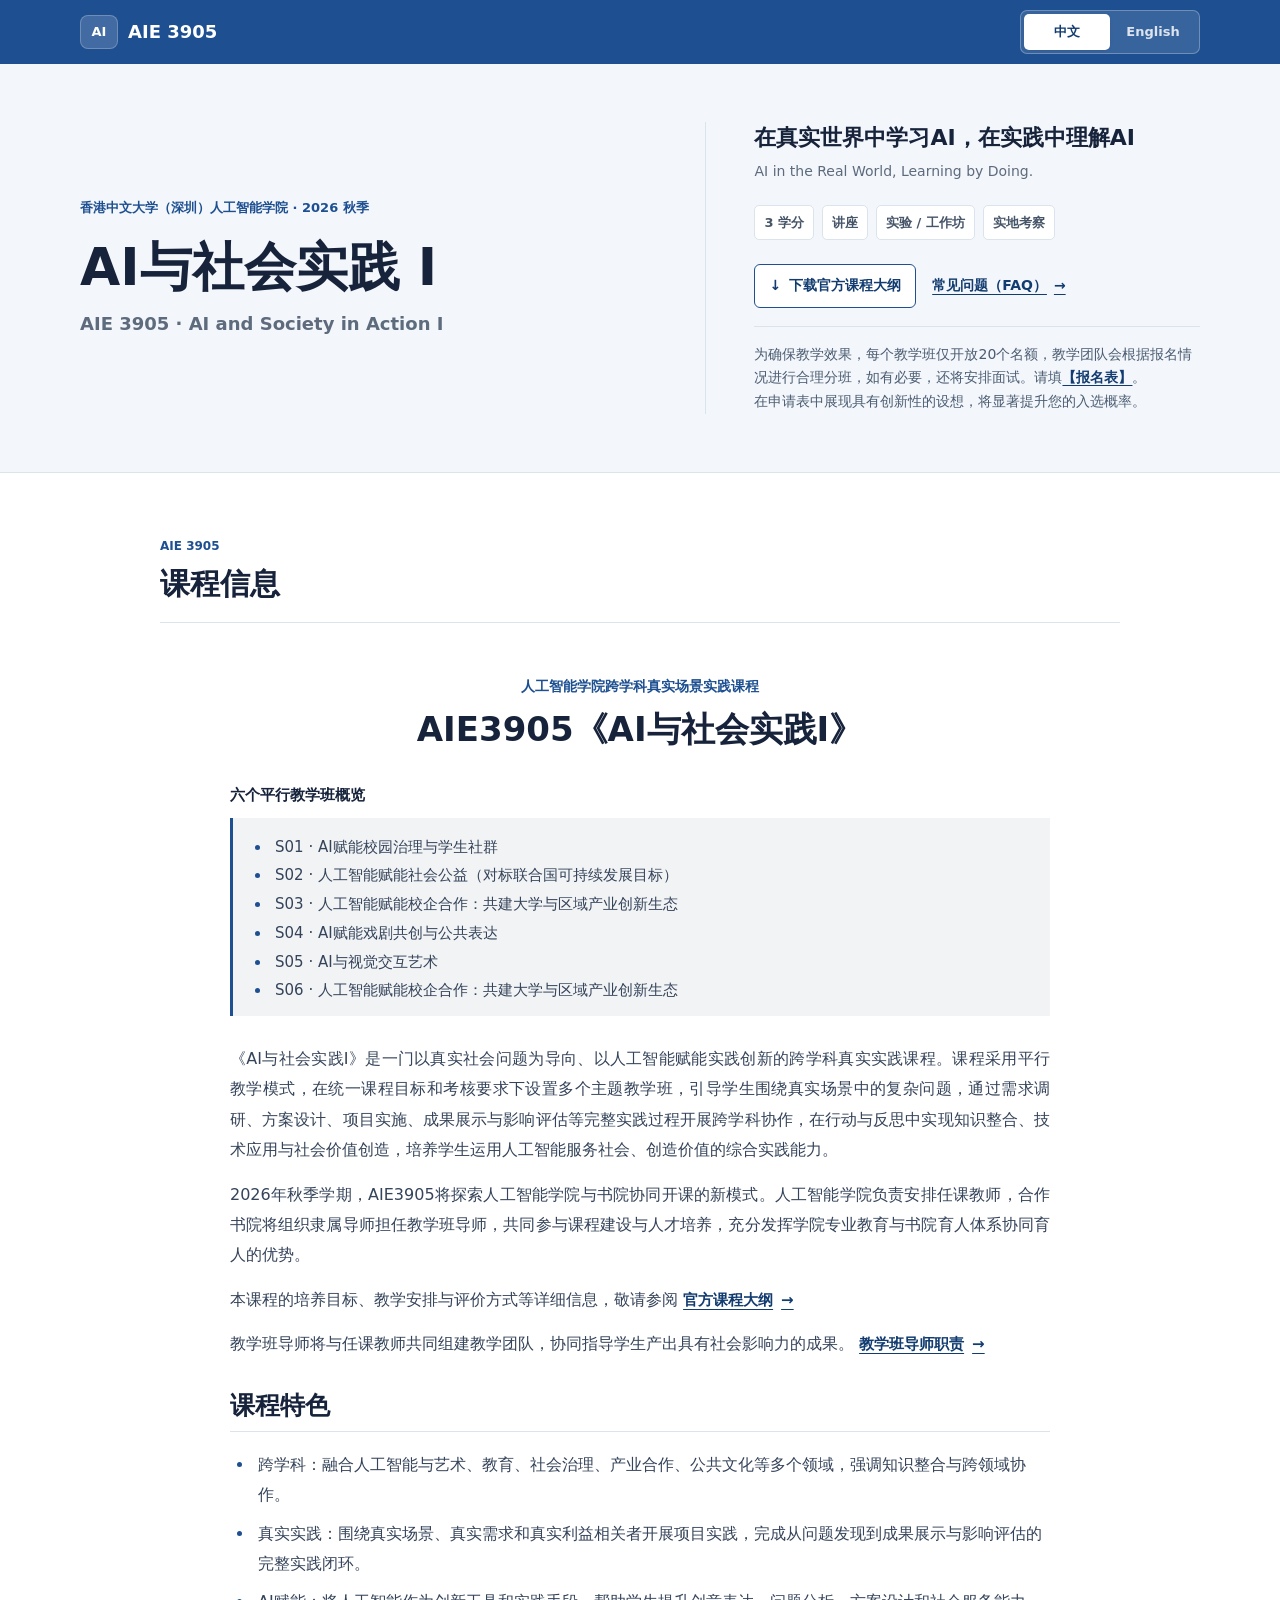
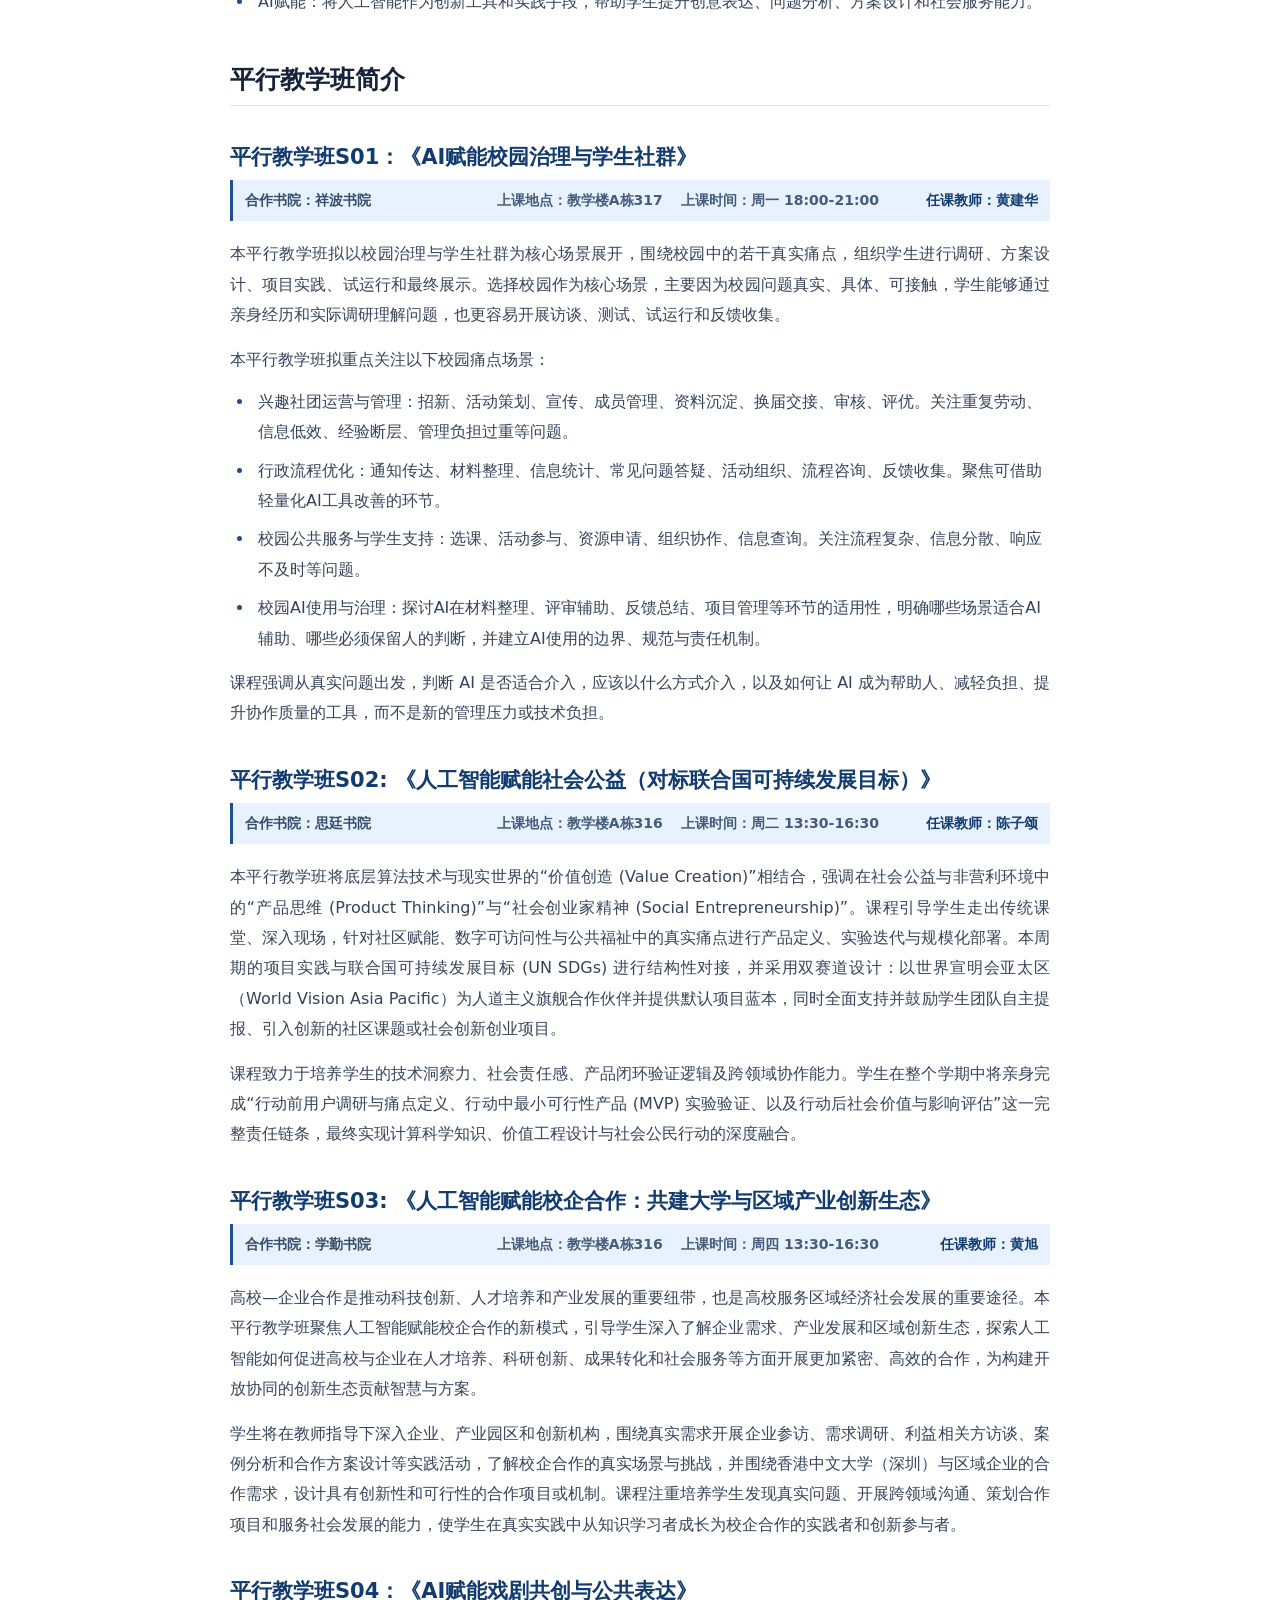
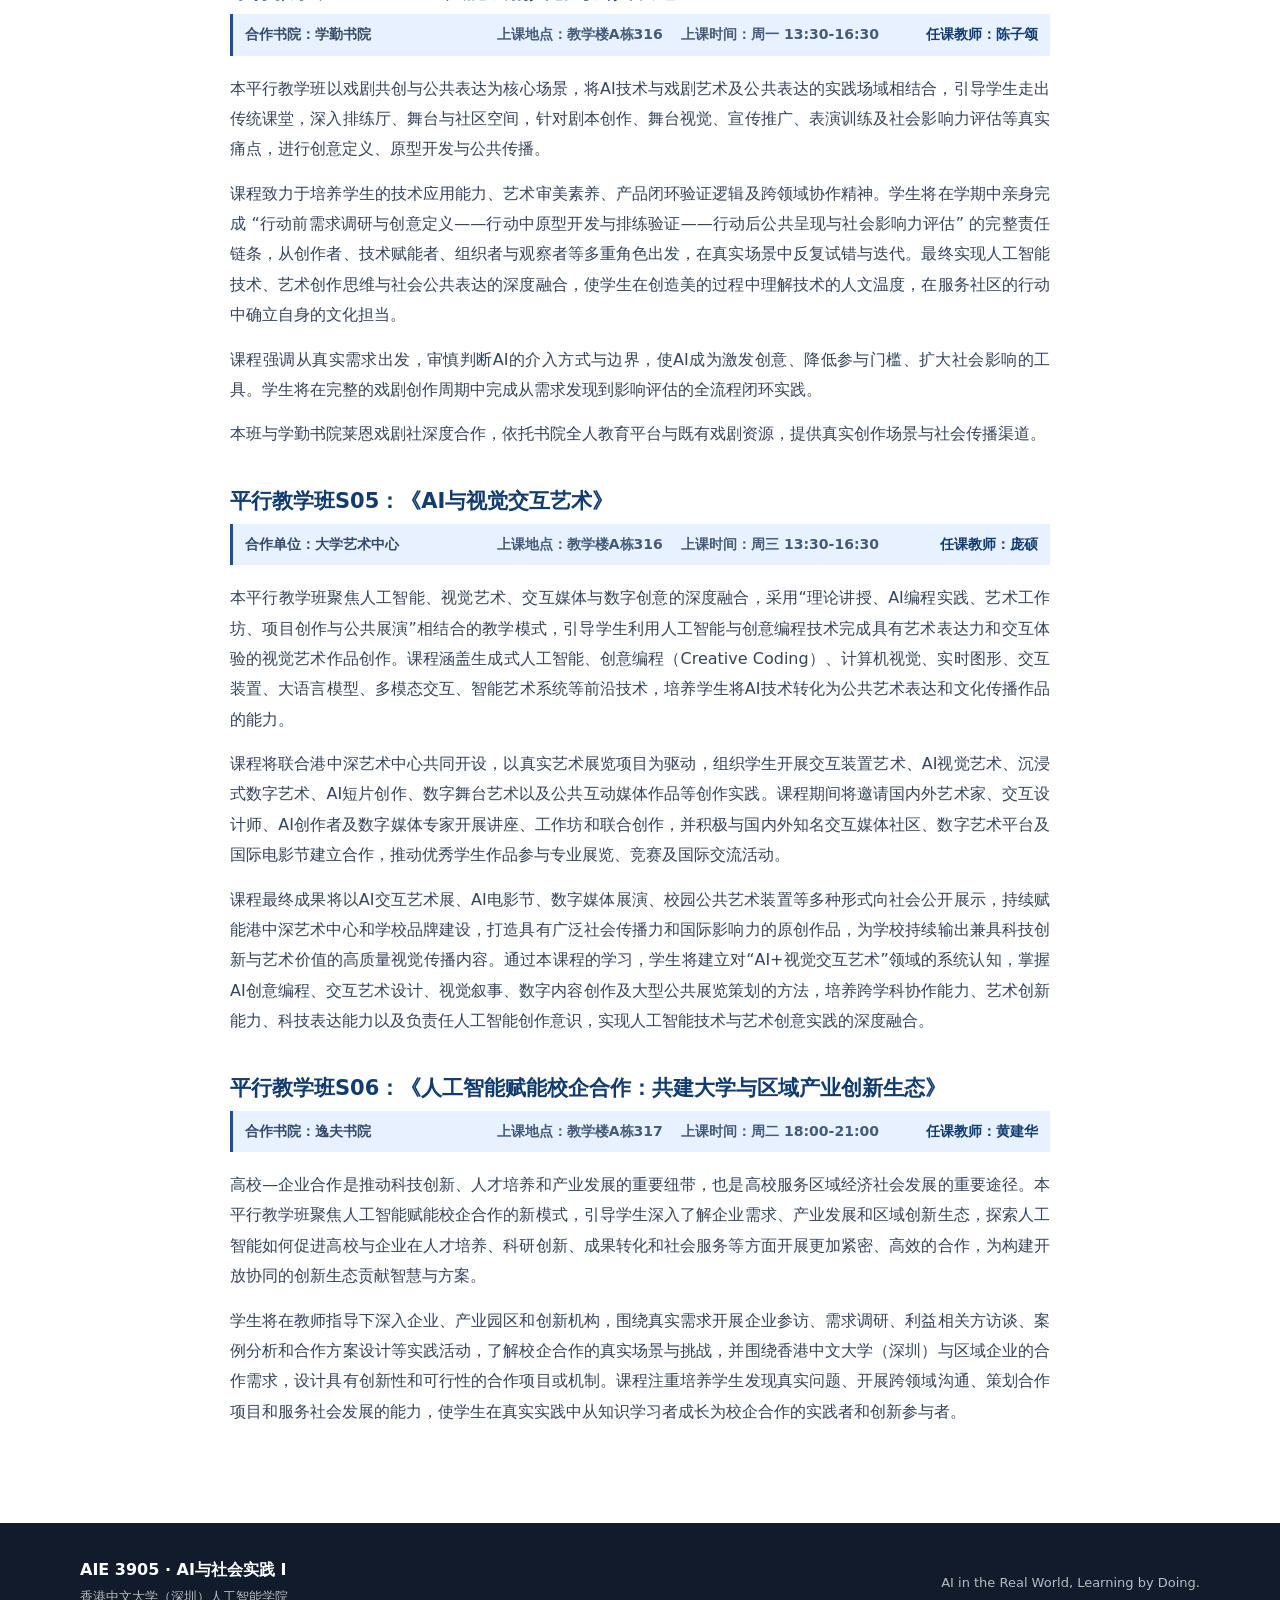
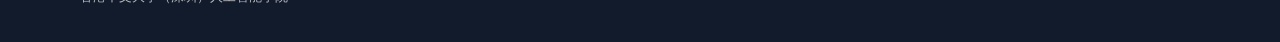
<file: index.html>
<!DOCTYPE html>
<html lang="zh-CN">
<head>
  <meta charset="UTF-8" />
  <meta name="viewport" content="width=device-width, initial-scale=1.0" />
  <meta name="description" content="AIE 3905 AI与社会实践 I 中英文课程信息" />
  <title>AIE 3905 | AI与社会实践 I</title>
  <link rel="icon" type="image/png" href="./assets/images/favicon.png" />
  <link rel="shortcut icon" type="image/png" href="./assets/images/favicon.png" />
  <link rel="apple-touch-icon" href="./assets/images/favicon.png" />
  <link rel="stylesheet" href="./css/style.css?v=20260730-1" />
</head>
<body>
  <header class="site-header" id="site-header">
    <div class="container nav-wrap">
      <div class="brand" aria-label="AIE 3905">
        <span class="brand-mark">AI</span>
        <span class="brand-text">AIE 3905</span>
      </div>
      <div class="language-switch header-language-switch" id="language-switch" role="group" aria-label="选择课程信息语言">
        <button type="button" data-language="zh" class="active" aria-pressed="true">中文</button>
        <button type="button" data-language="en" aria-pressed="false">English</button>
      </div>
    </div>
  </header>

  <main id="app" tabindex="-1"></main>

  <footer class="site-footer">
    <div class="container footer-grid">
      <div>
        <div class="footer-brand">AIE 3905 · AI与社会实践 I</div>
        <p>香港中文大学（深圳）人工智能学院</p>
      </div>
      <p class="footer-note">AI in the Real World, Learning by Doing.</p>
    </div>
  </footer>

  <script src="./js/data.js?v=20260925-1"></script>
  <script src="./js/app.js?v=20260904-1"></script>
</body>
</html>
</file>
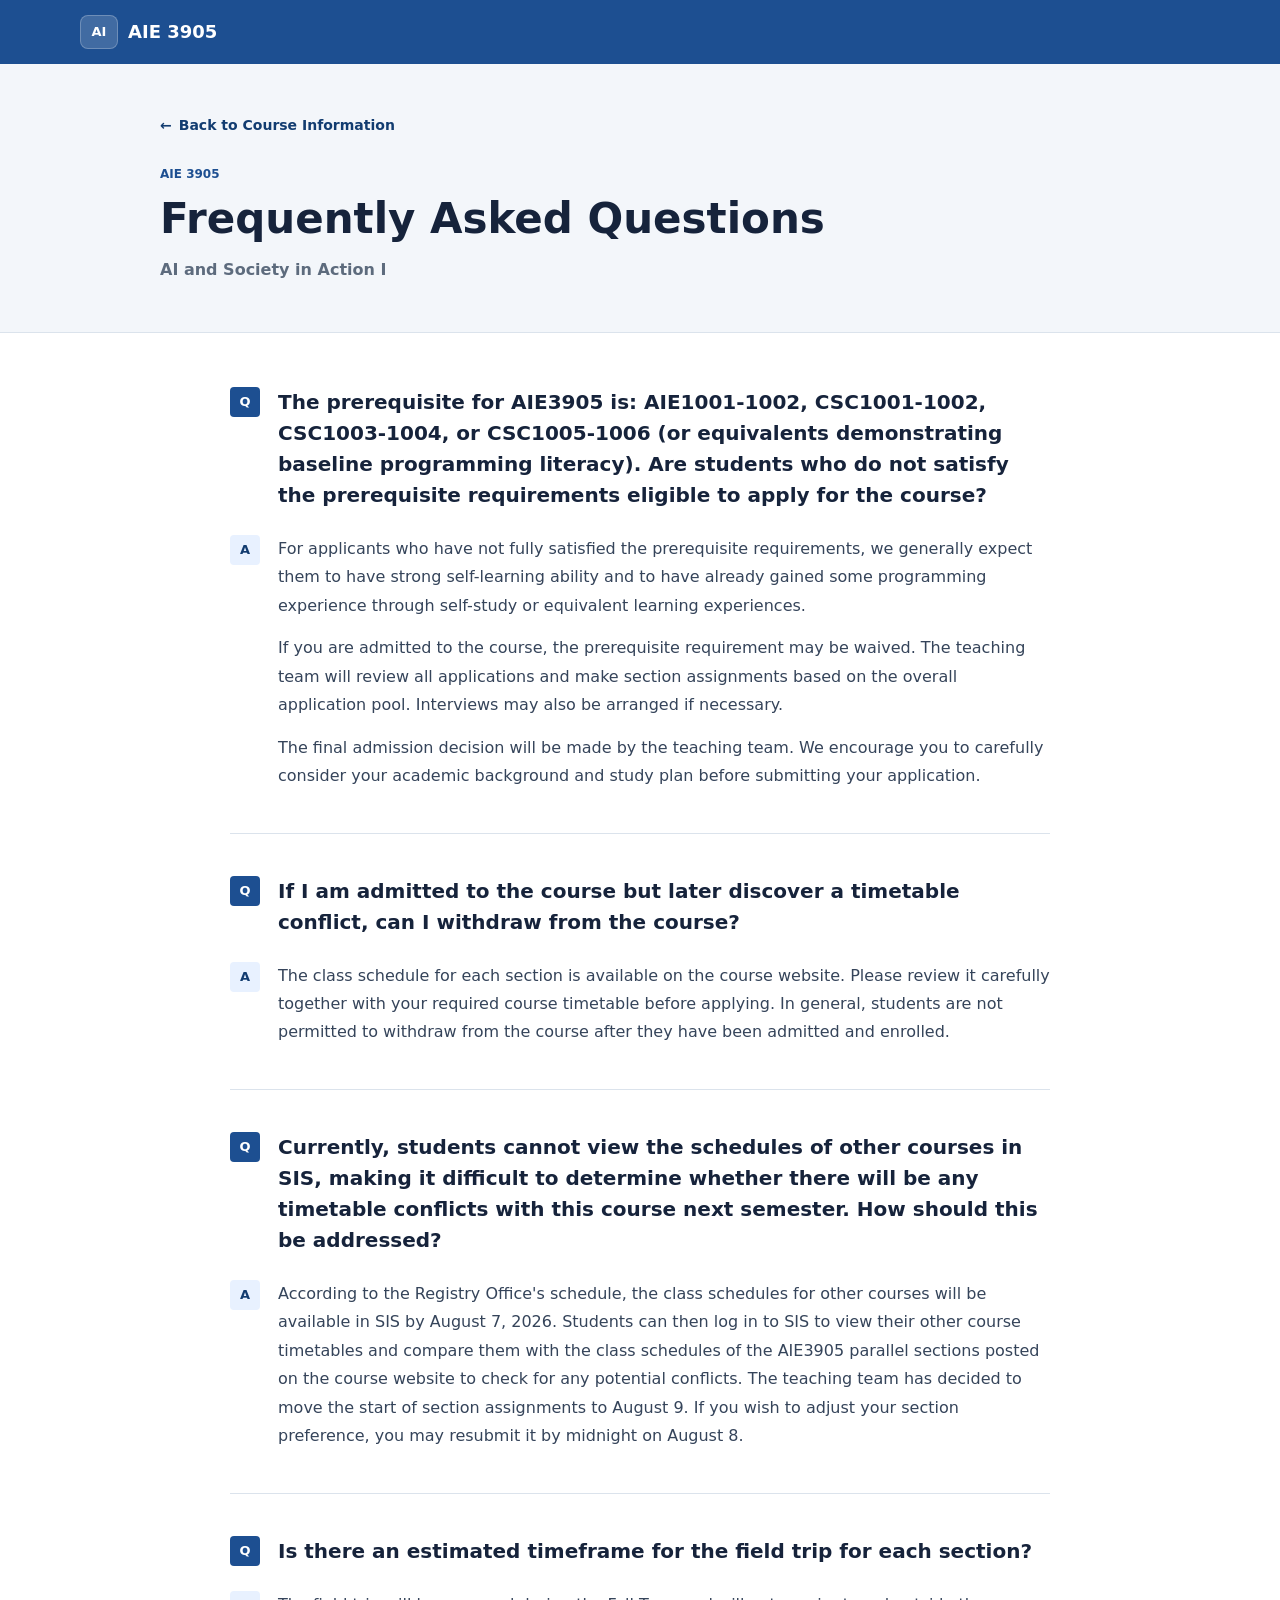
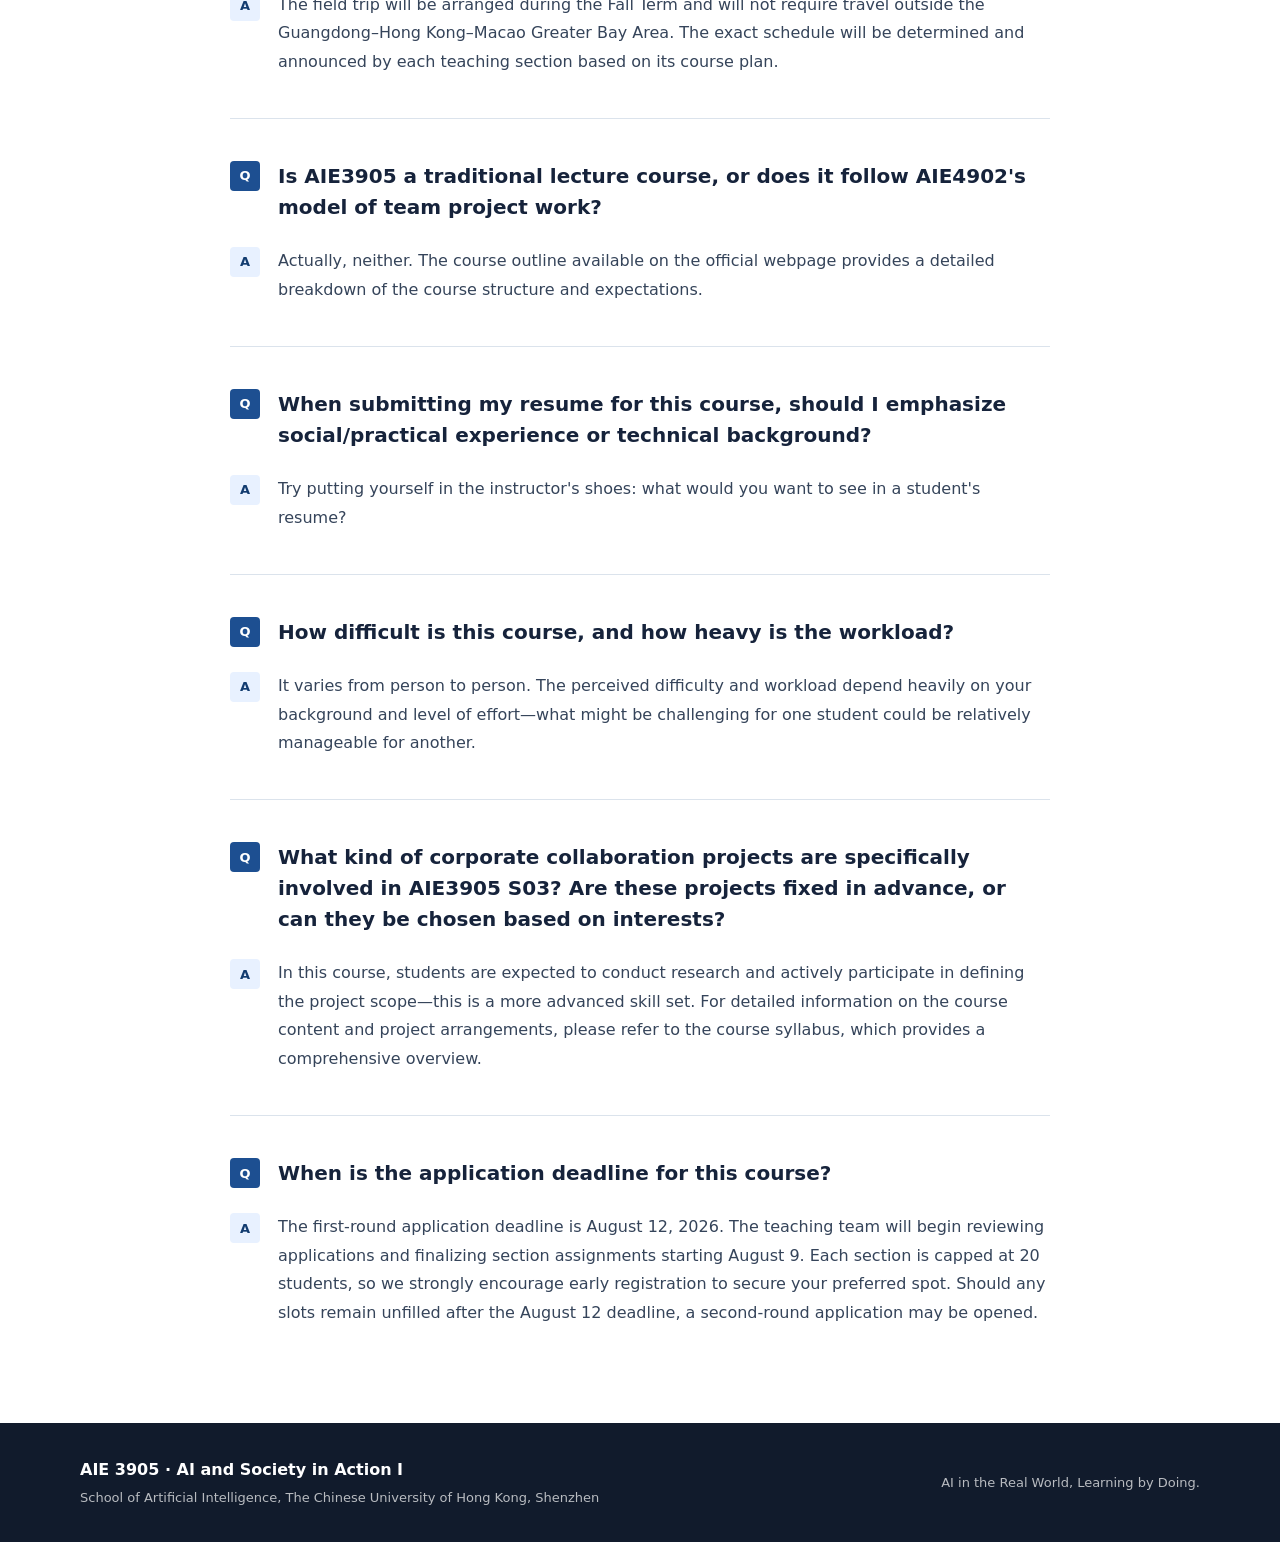
<file: faq.html>
<!DOCTYPE html>
<html lang="en">
<head>
  <meta charset="UTF-8" />
  <meta name="viewport" content="width=device-width, initial-scale=1.0" />
  <meta name="description" content="Frequently asked questions about AIE3905 AI and Society in Action I" />
  <title>AIE 3905 | Frequently Asked Questions</title>
  <link rel="icon" type="image/png" href="./assets/images/favicon.png" />
  <link rel="shortcut icon" type="image/png" href="./assets/images/favicon.png" />
  <link rel="apple-touch-icon" href="./assets/images/favicon.png" />
  <link rel="stylesheet" href="./css/style.css?v=20260730-1" />
</head>
<body>
  <header class="site-header" id="site-header">
    <div class="container nav-wrap">
      <a class="brand" id="faq-brand" href="./" aria-label="Back to AIE 3905 Course Information">
        <span class="brand-mark">AI</span>
        <span class="brand-text">AIE 3905</span>
      </a>
    </div>
  </header>

  <main class="mentor-page">
    <section class="mentor-hero">
      <div class="container mentor-hero-inner">
        <a class="mentor-back-link" id="faq-back" href="./"><span aria-hidden="true">←</span>Back to Course Information</a>
        <span class="eyebrow">AIE 3905</span>
        <h1>Frequently Asked Questions</h1>
        <p class="faq-hero-subtitle">AI and Society in Action I</p>
      </div>
    </section>

    <section class="container faq-content" aria-label="Course frequently asked questions">
      <article class="faq-item">
        <div class="faq-question">
          <span class="faq-marker" aria-hidden="true">Q</span>
          <h2>The prerequisite for AIE3905 is: AIE1001-1002, CSC1001-1002, CSC1003-1004, or CSC1005-1006 (or equivalents demonstrating baseline programming literacy). Are students who do not satisfy the prerequisite requirements eligible to apply for the course?</h2>
        </div>
        <div class="faq-answer">
          <span class="faq-marker" aria-hidden="true">A</span>
          <div class="faq-answer-copy">
            <p>For applicants who have not fully satisfied the prerequisite requirements, we generally expect them to have strong self-learning ability and to have already gained some programming experience through self-study or equivalent learning experiences.</p>
            <p>If you are admitted to the course, the prerequisite requirement may be waived. The teaching team will review all applications and make section assignments based on the overall application pool. Interviews may also be arranged if necessary.</p>
            <p>The final admission decision will be made by the teaching team. We encourage you to carefully consider your academic background and study plan before submitting your application.</p>
          </div>
        </div>
      </article>

      <article class="faq-item">
        <div class="faq-question">
          <span class="faq-marker" aria-hidden="true">Q</span>
          <h2>If I am admitted to the course but later discover a timetable conflict, can I withdraw from the course?</h2>
        </div>
        <div class="faq-answer">
          <span class="faq-marker" aria-hidden="true">A</span>
          <div class="faq-answer-copy">
            <p>The class schedule for each section is available on the course website. Please review it carefully together with your required course timetable before applying. In general, students are not permitted to withdraw from the course after they have been admitted and enrolled.</p>
          </div>
        </div>
      </article>

      <article class="faq-item">
        <div class="faq-question">
          <span class="faq-marker" aria-hidden="true">Q</span>
          <h2>Currently, students cannot view the schedules of other courses in SIS, making it difficult to determine whether there will be any timetable conflicts with this course next semester. How should this be addressed?</h2>
        </div>
        <div class="faq-answer">
          <span class="faq-marker" aria-hidden="true">A</span>
          <div class="faq-answer-copy">
            <p>According to the Registry Office's schedule, the class schedules for other courses will be available in SIS by August 7, 2026. Students can then log in to SIS to view their other course timetables and compare them with the class schedules of the AIE3905 parallel sections posted on the course website to check for any potential conflicts. The teaching team has decided to move the start of section assignments to August 9. If you wish to adjust your section preference, you may resubmit it by midnight on August 8.</p>
          </div>
        </div>
      </article>

      <article class="faq-item">
        <div class="faq-question">
          <span class="faq-marker" aria-hidden="true">Q</span>
          <h2>Is there an estimated timeframe for the field trip for each section?</h2>
        </div>
        <div class="faq-answer">
          <span class="faq-marker" aria-hidden="true">A</span>
          <div class="faq-answer-copy">
            <p>The field trip will be arranged during the Fall Term and will not require travel outside the Guangdong–Hong Kong–Macao Greater Bay Area. The exact schedule will be determined and announced by each teaching section based on its course plan.</p>
          </div>
        </div>
      </article>

      <article class="faq-item">
        <div class="faq-question">
          <span class="faq-marker" aria-hidden="true">Q</span>
          <h2>Is AIE3905 a traditional lecture course, or does it follow AIE4902's model of team project work?</h2>
        </div>
        <div class="faq-answer">
          <span class="faq-marker" aria-hidden="true">A</span>
          <div class="faq-answer-copy">
            <p>Actually, neither. The course outline available on the official webpage provides a detailed breakdown of the course structure and expectations.</p>
          </div>
        </div>
      </article>

      <article class="faq-item">
        <div class="faq-question">
          <span class="faq-marker" aria-hidden="true">Q</span>
          <h2>When submitting my resume for this course, should I emphasize social/practical experience or technical background?</h2>
        </div>
        <div class="faq-answer">
          <span class="faq-marker" aria-hidden="true">A</span>
          <div class="faq-answer-copy">
            <p>Try putting yourself in the instructor's shoes: what would you want to see in a student's resume?</p>
          </div>
        </div>
      </article>

      <article class="faq-item">
        <div class="faq-question">
          <span class="faq-marker" aria-hidden="true">Q</span>
          <h2>How difficult is this course, and how heavy is the workload?</h2>
        </div>
        <div class="faq-answer">
          <span class="faq-marker" aria-hidden="true">A</span>
          <div class="faq-answer-copy">
            <p>It varies from person to person. The perceived difficulty and workload depend heavily on your background and level of effort—what might be challenging for one student could be relatively manageable for another.</p>
          </div>
        </div>
      </article>

      <article class="faq-item">
        <div class="faq-question">
          <span class="faq-marker" aria-hidden="true">Q</span>
          <h2>What kind of corporate collaboration projects are specifically involved in AIE3905 S03? Are these projects fixed in advance, or can they be chosen based on interests?</h2>
        </div>
        <div class="faq-answer">
          <span class="faq-marker" aria-hidden="true">A</span>
          <div class="faq-answer-copy">
            <p>In this course, students are expected to conduct research and actively participate in defining the project scope—this is a more advanced skill set. For detailed information on the course content and project arrangements, please refer to the course syllabus, which provides a comprehensive overview.</p>
          </div>
        </div>
      </article>

      <article class="faq-item">
        <div class="faq-question">
          <span class="faq-marker" aria-hidden="true">Q</span>
          <h2>When is the application deadline for this course?</h2>
        </div>
        <div class="faq-answer">
          <span class="faq-marker" aria-hidden="true">A</span>
          <div class="faq-answer-copy">
            <p>The first-round application deadline is August 12, 2026. The teaching team will begin reviewing applications and finalizing section assignments starting August 9. Each section is capped at 20 students, so we strongly encourage early registration to secure your preferred spot. Should any slots remain unfilled after the August 12 deadline, a second-round application may be opened.</p>
          </div>
        </div>
      </article>
    </section>
  </main>

  <footer class="site-footer">
    <div class="container footer-grid">
      <div>
        <div class="footer-brand">AIE 3905 · AI and Society in Action I</div>
        <p>School of Artificial Intelligence, The Chinese University of Hong Kong, Shenzhen</p>
      </div>
      <p class="footer-note">AI in the Real World, Learning by Doing.</p>
    </div>
  </footer>

  <script src="./js/faq.js?v=20260730-1"></script>
</body>
</html>
</file>
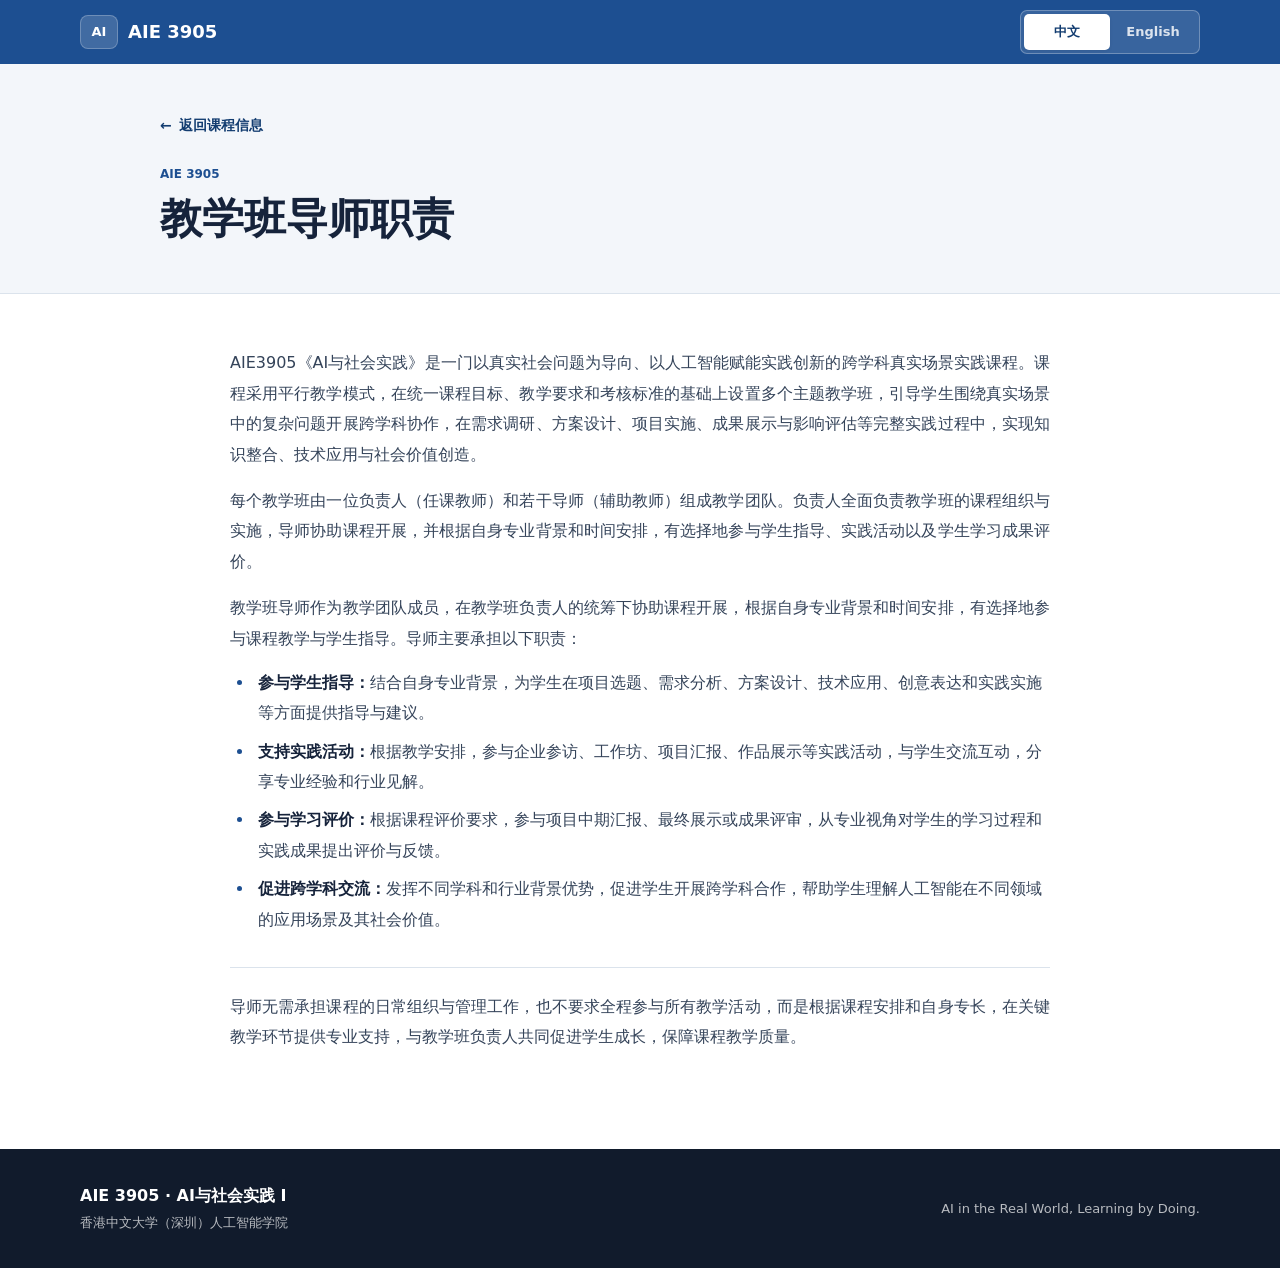
<file: mentor-responsibilities.html>
<!DOCTYPE html>
<html lang="zh-CN">
<head>
  <meta charset="UTF-8" />
  <meta name="viewport" content="width=device-width, initial-scale=1.0" />
  <meta name="description" content="AIE 3905 教学班导师职责中英文说明" />
  <title>AIE 3905 | 教学班导师职责</title>
  <link rel="icon" type="image/png" href="./assets/images/favicon.png" />
  <link rel="shortcut icon" type="image/png" href="./assets/images/favicon.png" />
  <link rel="apple-touch-icon" href="./assets/images/favicon.png" />
  <link rel="stylesheet" href="./css/style.css?v=20260728-1" />
</head>
<body>
  <header class="site-header" id="site-header">
    <div class="container nav-wrap">
      <a class="brand" href="./" aria-label="返回 AIE 3905 课程信息页">
        <span class="brand-mark">AI</span>
        <span class="brand-text">AIE 3905</span>
      </a>
      <div class="language-switch header-language-switch" id="language-switch" role="group" aria-label="选择导师职责语言">
        <button type="button" data-language="zh" class="active" aria-pressed="true">中文</button>
        <button type="button" data-language="en" aria-pressed="false">English</button>
      </div>
    </div>
  </header>

  <main id="mentor-app" tabindex="-1"></main>

  <footer class="site-footer">
    <div class="container footer-grid">
      <div>
        <div class="footer-brand">AIE 3905 · AI与社会实践 I</div>
        <p>香港中文大学（深圳）人工智能学院</p>
      </div>
      <p class="footer-note">AI in the Real World, Learning by Doing.</p>
    </div>
  </footer>

  <script src="./js/mentor-data.js?v=20260727-2"></script>
  <script src="./js/mentor.js?v=20260727-2"></script>
</body>
</html>
</file>
<file: css/style.css>
:root {
  --bg: #f7f8fa;
  --surface: #ffffff;
  --surface-soft: #f1f3f5;
  --text: #16233b;
  --muted: #5d6b7d;
  --line: #dbe3ec;
  --primary: #1d4f91;
  --primary-dark: #123c70;
  --primary-soft: #e8f1ff;
  --radius: 6px;
}

* { box-sizing: border-box; }
html { scroll-behavior: smooth; }
body {
  margin: 0;
  min-width: 320px;
  font-family: Inter, ui-sans-serif, system-ui, -apple-system, BlinkMacSystemFont, "Segoe UI", "PingFang SC", "Microsoft YaHei", sans-serif;
  color: var(--text);
  background: var(--bg);
  line-height: 1.65;
  -webkit-font-smoothing: antialiased;
}

a { color: inherit; text-decoration: none; }
button { font: inherit; }
.container { width: min(1120px, calc(100% - 40px)); margin: 0 auto; }
h1, h2, h3, h4, p { margin: 0; letter-spacing: 0; }
h1, h2, h3, h4 { line-height: 1.25; }

.site-header {
  position: sticky;
  top: 0;
  z-index: 50;
  background: var(--primary);
  box-shadow: 0 1px 0 rgba(255,255,255,.14);
}
.nav-wrap { height: 64px; display: flex; align-items: center; justify-content: space-between; gap: 20px; }
.brand { display: inline-flex; align-items: center; gap: 10px; color: #fff; font-weight: 800; }
.brand-mark {
  width: 38px;
  height: 34px;
  border-radius: 8px;
  display: inline-flex;
  align-items: center;
  justify-content: center;
  background: rgba(255,255,255,.16);
  border: 1px solid rgba(255,255,255,.24);
  font-size: 13px;
}
.brand-text { font-size: 18px; }

.course-hero {
  background: #f3f6fa;
  border-bottom: 1px solid var(--line);
}
.course-hero-inner {
  min-height: 400px;
  padding: 58px 0;
  display: grid;
  grid-template-columns: minmax(0, 1fr) minmax(380px, .9fr);
  gap: 76px;
  align-items: center;
}
.hero-primary { min-width: 0; }
.hero-kicker { color: var(--primary); font-size: 13px; font-weight: 750; margin-bottom: 16px; }
.hero-primary h1 { font-size: 52px; }
.hero-title-secondary { margin-top: 9px; color: var(--muted); font-size: 18px; font-weight: 700; }
.hero-information { padding-left: 48px; border-left: 1px solid var(--line); }
.hero-slogan { font-size: 22px; font-weight: 750; line-height: 1.45; }
.hero-slogan-secondary { margin-top: 6px; color: var(--muted); font-size: 14px; }
.hero-meta { display: flex; flex-wrap: wrap; gap: 8px; margin-top: 22px; }
.hero-meta span {
  padding: 6px 9px;
  border: 1px solid var(--line);
  border-radius: 5px;
  background: #fff;
  color: #475569;
  font-size: 13px;
  font-weight: 700;
}
.hero-actions {
  margin-top: 24px;
  display: flex;
  align-items: center;
  flex-wrap: wrap;
  gap: 16px;
}
.hero-action-button {
  min-height: 42px;
  padding: 9px 14px;
  display: inline-flex;
  align-items: center;
  justify-content: center;
  gap: 8px;
  border: 1px solid var(--primary);
  border-radius: 6px;
  font-size: 14px;
  font-weight: 760;
  transition: background .2s ease, color .2s ease;
}
.download-button { background: #fff; color: var(--primary-dark); }
.download-button:hover { background: var(--primary-soft); }
.hero-secondary-link {
  display: inline-flex;
  align-items: center;
  gap: 7px;
  color: var(--primary-dark);
  font-size: 14px;
  font-weight: 750;
  text-decoration: underline;
  text-underline-offset: 4px;
}
.hero-action-button:focus-visible, .hero-secondary-link:focus-visible, .language-switch button:focus-visible { outline: 3px solid #9fc3ed; outline-offset: 2px; }
.application-notice {
  margin-top: 18px;
  padding-top: 16px;
  border-top: 1px solid var(--line);
  color: #4b5d73;
  font-size: 14px;
  line-height: 1.7;
}
.application-notice a {
  color: var(--primary-dark);
  font-weight: 750;
  text-decoration: underline;
  text-underline-offset: 3px;
}

.document-area { background: #fff; }
.document-container { max-width: 960px; padding-top: 64px; padding-bottom: 96px; }
.document-toolbar {
  display: flex;
  align-items: end;
  justify-content: space-between;
  gap: 28px;
  padding-bottom: 20px;
  border-bottom: 1px solid var(--line);
}
.document-toolbar h2 { font-size: 30px; }
.eyebrow { display: block; margin-bottom: 8px; color: var(--primary); font-size: 12px; font-weight: 800; }
.document-resource-line {
  margin-top: 14px;
  color: #35445a;
  font-size: 16px;
  line-height: 1.9;
  text-align: justify;
}
.course-document[lang="en"] .document-resource-line { line-height: 1.78; text-align: left; }
.document-resource-link {
  display: inline-flex;
  align-items: center;
  gap: 8px;
  color: var(--primary-dark);
  font-size: 15px;
  font-weight: 750;
  text-decoration: underline;
  text-underline-offset: 4px;
}
.document-resource-line + .document-heading { margin-top: 30px; }
.language-switch { display: inline-grid; grid-template-columns: 1fr 1fr; padding: 3px; border: 1px solid var(--line); border-radius: 7px; background: var(--surface-soft); }
.language-switch button {
  min-width: 86px;
  min-height: 36px;
  padding: 6px 12px;
  border: 0;
  border-radius: 5px;
  background: transparent;
  color: var(--muted);
  font-size: 13px;
  font-weight: 750;
  cursor: pointer;
}
.language-switch button.active { background: #fff; color: var(--primary); box-shadow: 0 1px 3px rgba(20,36,60,.1); }
.header-language-switch { border-color: rgba(255,255,255,.28); background: rgba(255,255,255,.12); }
.header-language-switch button { color: rgba(255,255,255,.82); }
.header-language-switch button.active { background: #fff; color: var(--primary-dark); }

.course-document { max-width: 820px; margin: 0 auto; padding-top: 52px; }
.document-kicker { color: var(--primary); font-size: 14px; font-weight: 750; text-align: center; }
.document-title { margin-top: 10px; margin-bottom: 32px; font-size: 34px; text-align: center; }
.session-summary-heading { color: var(--text); font-size: 15px; font-weight: 800; }
.document-list.session-summary-list {
  margin-top: 10px;
  padding: 13px 20px 13px 38px;
  border-left: 3px solid var(--primary);
  background: var(--surface-soft);
}
.document-list.session-summary-list li { margin-top: 4px; font-size: 15px; line-height: 1.65; }
.course-document[lang="en"] .document-list.session-summary-list li { line-height: 1.65; }
.document-list.session-summary-list + .document-paragraph { margin-top: 28px; }
.document-heading { margin-top: 46px; margin-bottom: 18px; padding-bottom: 10px; border-bottom: 1px solid var(--line); font-size: 25px; }
.document-section-title { margin-top: 38px; margin-bottom: 10px; color: var(--primary-dark); font-size: 21px; }
.document-paragraph { margin-top: 14px; color: #35445a; font-size: 16px; line-height: 1.9; text-align: justify; }
.course-document[lang="en"] .document-paragraph { line-height: 1.78; text-align: left; }
.document-partner {
  margin: 9px 0 18px;
  padding: 9px 12px;
  display: grid;
  grid-template-columns: minmax(0, 1.2fr) minmax(0, .9fr) minmax(0, 1fr) minmax(0, .75fr);
  align-items: baseline;
  gap: 8px 18px;
  border-left: 3px solid var(--primary);
  background: var(--primary-soft);
  color: #344c69;
  font-size: 14px;
  font-weight: 750;
}
.document-classroom, .document-meeting-time { justify-self: center; color: #445c79; text-align: center; white-space: nowrap; }
.document-instructor { justify-self: end; color: var(--primary-dark); text-align: right; }
.document-partner-stacked {
  grid-template-columns: minmax(0, 1.05fr) minmax(0, .95fr) minmax(0, 1.15fr) minmax(0, .75fr);
  align-items: start;
}
.document-partner-two-fields { grid-template-columns: repeat(2, minmax(0, 1fr)); }
.document-partner-two-fields .document-partner-field:nth-child(2) { align-items: flex-end; text-align: right; }
.document-partner-field { min-width: 0; display: flex; flex-direction: column; }
.document-partner-field:nth-child(2), .document-partner-field:nth-child(3) { align-items: center; text-align: center; }
.document-partner-field:nth-child(4) { align-items: flex-end; text-align: right; }
.document-partner-label { color: #60748d; font-size: 12px; line-height: 1.35; white-space: nowrap; }
.document-partner-value { margin-top: 3px; color: var(--primary-dark); font-size: 14px; line-height: 1.45; white-space: nowrap; }
.document-feature {
  margin-top: 9px;
  color: #3e4d62;
  font-size: 15px;
  line-height: 1.75;
}
.document-list {
  margin: 12px 0 0;
  padding-left: 24px;
  color: #35445a;
}
.document-list li {
  margin-top: 8px;
  padding-left: 4px;
  font-size: 16px;
  line-height: 1.9;
}
.document-list li::marker { color: var(--primary); }
.course-document[lang="en"] .document-list li { line-height: 1.78; }

.mentor-page { min-height: calc(100vh - 64px); background: #fff; }
.mentor-hero { background: #f3f6fa; border-bottom: 1px solid var(--line); }
.mentor-hero-inner { max-width: 960px; padding-top: 48px; padding-bottom: 48px; }
.mentor-back-link {
  display: inline-flex;
  align-items: center;
  gap: 7px;
  margin-bottom: 28px;
  color: var(--primary-dark);
  font-size: 14px;
  font-weight: 750;
}
.mentor-hero h1 { max-width: 780px; font-size: 42px; }
.mentor-content { max-width: 820px; padding-top: 54px; padding-bottom: 96px; }
.mentor-document { color: #35445a; }
.mentor-document p { margin-top: 16px; font-size: 16px; line-height: 1.9; text-align: justify; }
.mentor-document[lang="en"] p { line-height: 1.78; text-align: left; }
.mentor-document .mentor-intro { margin-top: 0; }
.mentor-responsibility-list { margin-top: 14px; }
.mentor-responsibility-list strong { color: var(--text); }
.mentor-closing { margin-top: 32px !important; padding-top: 24px; border-top: 1px solid var(--line); }

.faq-hero-subtitle { margin-top: 12px; color: var(--muted); font-size: 16px; font-weight: 700; }
.faq-content { max-width: 820px; padding-top: 54px; padding-bottom: 96px; }
.faq-item { padding: 42px 0; border-bottom: 1px solid var(--line); }
.faq-item:first-child { padding-top: 0; }
.faq-item:last-child { padding-bottom: 0; border-bottom: 0; }
.faq-question, .faq-answer { display: grid; grid-template-columns: 34px minmax(0, 1fr); gap: 14px; align-items: start; }
.faq-answer { margin-top: 24px; }
.faq-marker {
  width: 30px;
  height: 30px;
  border-radius: 4px;
  display: inline-flex;
  align-items: center;
  justify-content: center;
  background: var(--primary);
  color: #fff;
  font-size: 13px;
  font-weight: 850;
}
.faq-answer .faq-marker { background: var(--primary-soft); color: var(--primary-dark); }
.faq-question h2 { font-size: 20px; line-height: 1.55; }
.faq-answer-copy p { color: #35445a; font-size: 16px; line-height: 1.78; }
.faq-answer-copy p + p { margin-top: 14px; }

.site-footer { background: #111b2c; color: rgba(255,255,255,.7); padding: 34px 0; }
.footer-grid { display: flex; justify-content: space-between; align-items: center; gap: 24px; }
.footer-brand { color: #fff; font-size: 16px; font-weight: 850; margin-bottom: 3px; }
.site-footer p { font-size: 13px; }
.footer-note { text-align: right; }
.fade-in { animation: fadeIn .18s ease both; }
@keyframes fadeIn { from { opacity: 0; } to { opacity: 1; } }

@media (max-width: 900px) {
  .course-hero-inner { min-height: 0; grid-template-columns: 1fr; gap: 32px; padding: 52px 0; }
  .hero-primary h1 { font-size: 44px; }
  .hero-information { padding-left: 0; padding-top: 28px; border-left: 0; border-top: 1px solid var(--line); }
}

@media (max-width: 560px) {
  .container { width: min(100% - 24px, 1120px); }
  .brand-text { display: none; }
  .course-hero-inner { padding: 44px 0; }
  .hero-primary h1 { font-size: 38px; overflow-wrap: anywhere; }
  .hero-title-secondary { font-size: 16px; }
  .hero-slogan { font-size: 20px; }
  .hero-actions { align-items: stretch; flex-direction: column; gap: 12px; }
  .hero-action-button { width: 100%; }
  .hero-secondary-link { justify-content: center; }
  .document-container { padding-top: 48px; padding-bottom: 72px; }
  .document-toolbar { display: block; }
  .course-document { padding-top: 38px; }
  .document-title { font-size: 28px; }
  .document-heading { margin-top: 38px; font-size: 23px; }
  .document-section-title { margin-top: 32px; font-size: 19px; overflow-wrap: anywhere; }
  .document-paragraph { font-size: 15px; text-align: left; }
  .document-partner { grid-template-columns: 1fr; align-items: start; }
  .document-classroom, .document-meeting-time, .document-instructor { justify-self: start; text-align: left; }
  .document-partner-field:nth-child(2), .document-partner-field:nth-child(3), .document-partner-field:nth-child(4) { align-items: flex-start; text-align: left; }
  .document-resource-line { font-size: 15px; text-align: left; }
  .document-list li { font-size: 15px; }
  .mentor-hero-inner { padding-top: 36px; padding-bottom: 38px; }
  .mentor-hero h1 { font-size: 34px; overflow-wrap: anywhere; }
  .mentor-content { padding-top: 42px; padding-bottom: 72px; }
  .mentor-document p, .mentor-responsibility-list li { font-size: 15px; text-align: left; }
  .faq-content { padding-top: 42px; padding-bottom: 72px; }
  .faq-item { padding: 34px 0; }
  .faq-question, .faq-answer { grid-template-columns: 30px minmax(0, 1fr); gap: 10px; }
  .faq-question h2 { font-size: 18px; }
  .faq-answer-copy p { font-size: 15px; }
  .footer-grid { align-items: flex-start; flex-direction: column; }
  .footer-note { text-align: left; }
}

@media (prefers-reduced-motion: reduce) {
  html { scroll-behavior: auto; }
  *, *::before, *::after { animation-duration: .01ms !important; animation-iteration-count: 1 !important; transition-duration: .01ms !important; }
}
</file>
